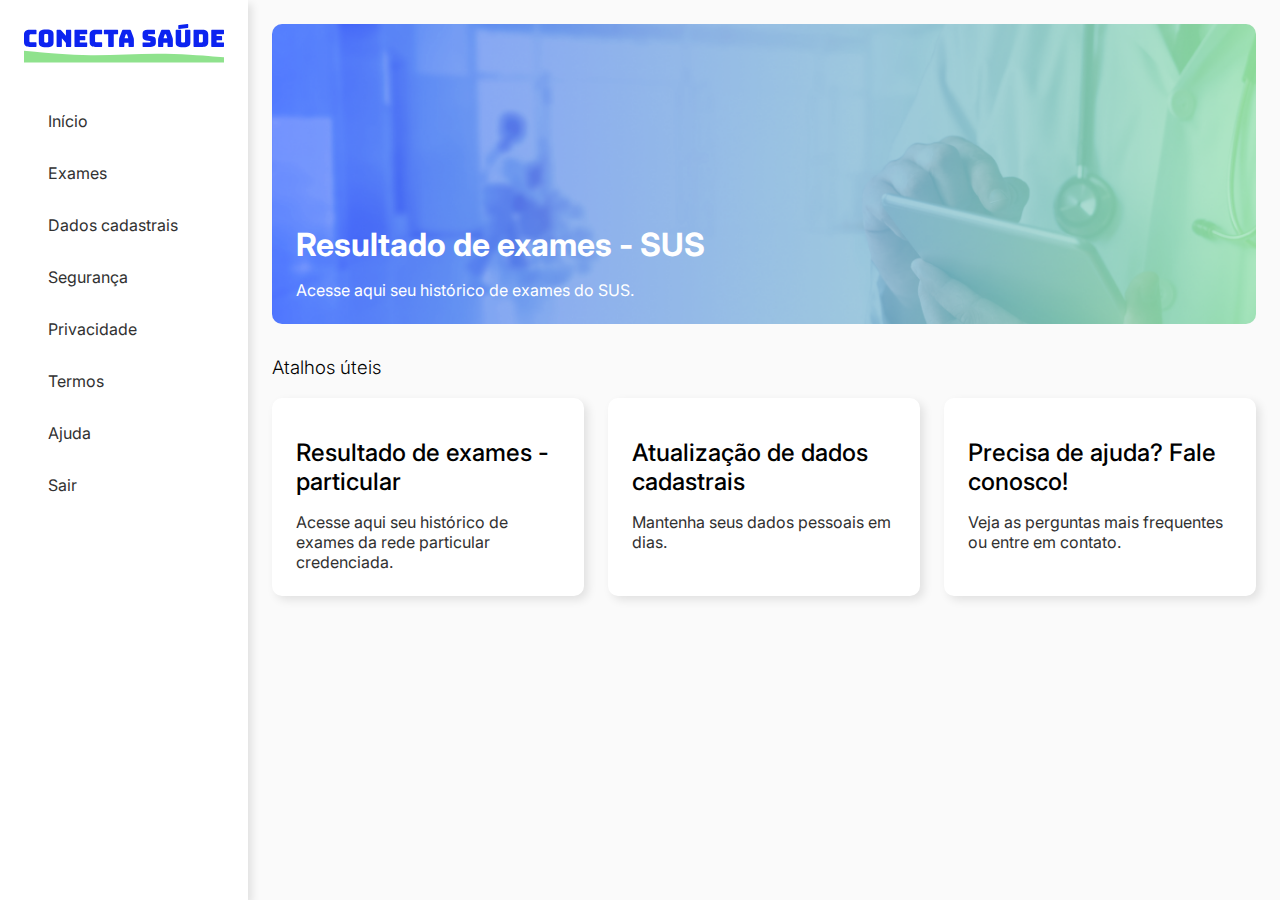
<file: home/index.html>
<!DOCTYPE html>
<html lang="pt-br">
<head>
    <meta charset="UTF-8">
    <meta name="viewport" content="width=device-width, initial-scale=1.0">
    <link rel="stylesheet" href="/home/style.css">

    <link rel="preconnect" href="https://fonts.googleapis.com">
    <link rel="preconnect" href="https://fonts.gstatic.com" crossorigin>
    <link href="https://fonts.googleapis.com/css2?family=Inter:wght@400;700&display=swap" rel="stylesheet">

    <link rel="stylesheet" href="https://cdnjs.cloudflare.com/ajax/libs/font-awesome/6.4.2/css/all.min.css" integrity="sha512-z3gLpd7yknf1YoNbCzqRKc4qyor8gaKU1qmn+CShxbuBusANI9QpRohGBreCFkKxLhei6S9CQXFEbbKuqLg0DA==" crossorigin="anonymous" referrerpolicy="no-referrer" />

    <title>Home</title>
</head>
<body>
   <div class="main">
        <div class="menu-lateral">
            <img src="./assets/conecta-saude.svg" alt="Logo conecta saúde">
            
            <ul class="list">
                <li class="list-item"><i class="fa-solid fa-house"></i><a  href="">Início</a></li>
                <li class="list-item"><i class="fa-solid fa-hospital"></i><a  href="">Exames</a></li>
                <li class="list-item"><i class="fa-solid fa-id-card"></i><a href="">Dados cadastrais</a></li>
                <li class="list-item"><i class="fa-solid fa-shield-halved"></i><a href="">Segurança</a></li>
                <li class="list-item"><i class="fa-solid fa-lock"></i><a href="">Privacidade</a></li>
                <li class="list-item"><i class="fa-solid fa-file-lines"></i><a href="">Termos</a></li>
                <li class="list-item"><i class="fa-solid fa-circle-question"></i><a href="">Ajuda</a></li>
                <li class="list-item"><i class="fa-solid fa-right-from-bracket"></i><a href="">Sair</a></li>
            </ul>
        </div>

        <div class="content">
            <div class="box-principal">
                <h1>Resultado de exames - SUS</h1>
                <p>Acesse aqui seu histórico de exames do SUS.</p>
            </div>
            <h3>Atalhos úteis</h3>
                <div class="box-atalho-geral">
                    <div class="box-atalho">
                        <i class="fa-regular fa-hospital"></i>
                        <h2>Resultado de exames - particular</h2>
                        <p>Acesse aqui seu histórico de exames da rede particular credenciada.</p>
                    </div>
                    <div class="box-atalho">
                        <i class="fa-regular fa-id-card"></i>
                        <h2>Atualização de dados cadastrais</h2>
                        <p>Mantenha seus dados pessoais em dias.</p>
                    </div>
                    <div class="box-atalho">
                        <i class="fa-regular fa-circle-question"></i>
                        <h2>Precisa de ajuda? Fale conosco!</h2>
                        <p>Veja as perguntas mais frequentes ou entre em contato.</p>
                    </div>
                </div>        
        </div>
    </div>    
</body>
</html>
</file>
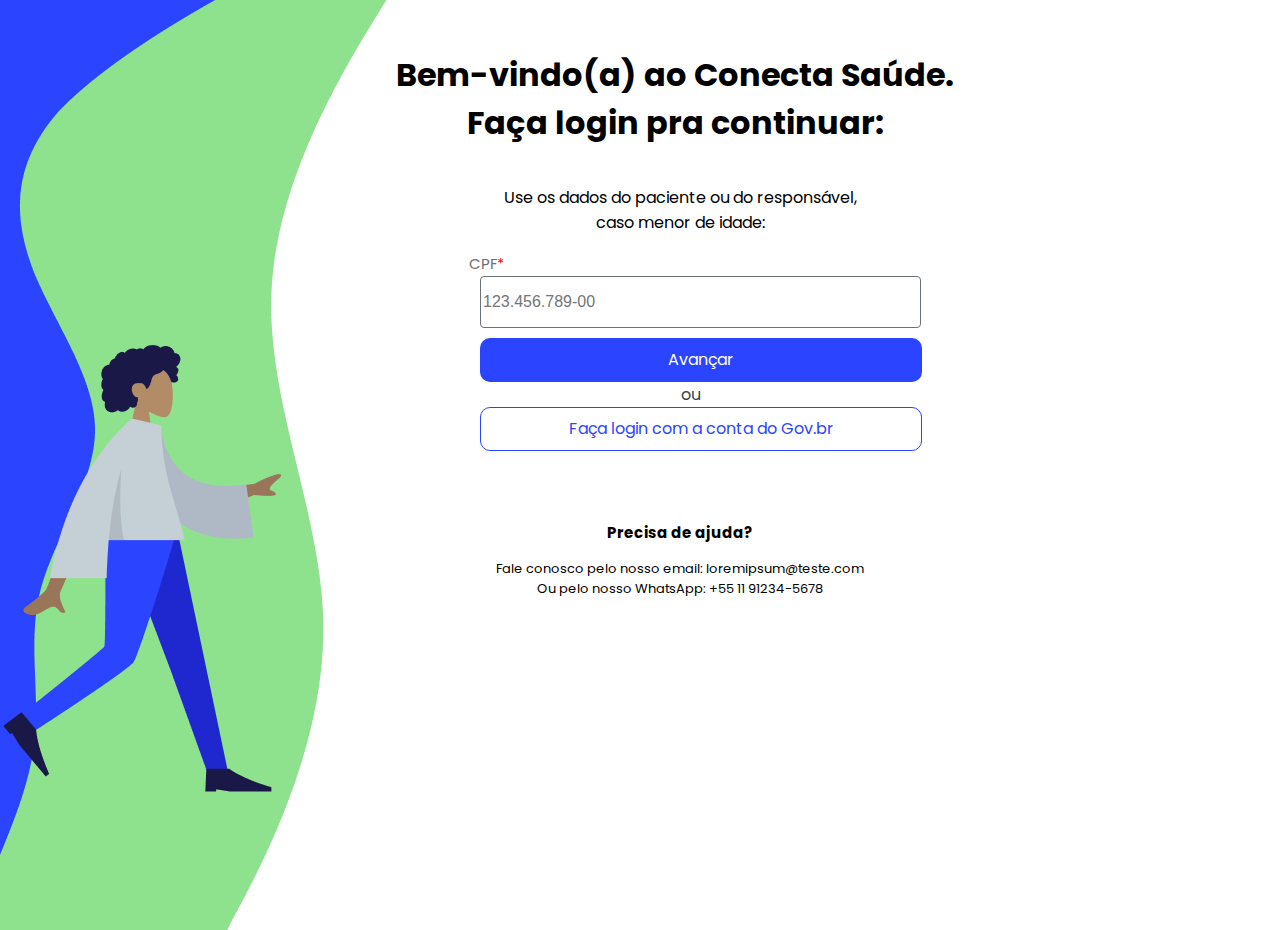
<file: login/index/index.html>
<!DOCTYPE html>
<html lang="pt-br">
<head>
    <meta charset="UTF-8">
    <meta name="viewport" content="width=device-width, initial-scale=1.0">
    <title>Conecta Saúde</title>
    <link rel="stylesheet" href="estilo.css">
</head>
<body>
    
    <div class="infos">
       <div class="boas"> <h1>Bem-vindo(a) ao Conecta Saúde. <br>
        Faça login pra continuar:</h1></div>

        <div class="container-d">
        <div class="dados"><p>Use os dados do paciente ou do responsável,<br> caso menor de idade:</p>
            <label for="">CPF<s>*</s></label> <br>
            <input type="text" name="" id="" placeholder="123.456.789-00"> <br>
        <button class="btn">Avançar</button> <br>

            <span>ou</span>

       <br>
        <button class="btn-g">Faça login com a conta do Gov.br</button> 
</div>
</div>
</div>
    <div class="ctt">
        <h3>Precisa de ajuda?</h3>
        <p>Fale conosco pelo nosso email: loremipsum@teste.com <br>
            Ou pelo nosso WhatsApp: +55 11 91234-5678
        </p>
       
    </div>
</body>
</html>
</file>
<file: home/style.css>
body {
    margin: 0;
    padding: 0;
    font-family: 'Inter', sans-serif;
}

h1 {
    font-size: 2em;
    font-style: normal;
    font-weight: 700;
    line-height: normal; 
    margin: 0;
}

h2 {
    font-size: 1.5em;
    font-style: normal;
    font-weight: 500;
    line-height: normal; 
    margin: 0;
}

h3 {
    font-variant-emoji: 1.25em;
    font-weight: 300;
}

p {
    font-size: 1em;
    margin: 0;
    color: #313131;
}

.fa-regular {
    line-height: normal;
    font-size: 2em;
    color: #6f6f6f;

}

.main{
    display: flex;
}

.menu-lateral {
    width: 248px;
    height: 100vh;
    padding: 24px;
    background-color: #ffffff;
    box-sizing: border-box;
    display: flex;
    flex-direction: column;
    gap: 32px;
    box-shadow: 4px 4px 8px rgba(0, 0, 0, 0.10);
    z-index: 1;
}

.content {
    width: 100%;
    height: auto;
    background-color: #FAFAFA;
    padding: 24px;
    /* box-sizing: border-box; */
}

.box-principal {
    border-radius: 10px;
    background-image: url(./assets/fundo-sus.png);
    background-size: cover;
    background-repeat: no-repeat;
    padding: 24px;
    height: 300px;
    display: flex;
    flex-direction: column;
    gap: 16px;
    justify-content: flex-end;
    box-sizing: border-box;
    margin-bottom: 32px;
}

.box-principal h1 {
    color:#ffffff
}

.box-principal p {
    color:#ffffff
}

.box-atalho-geral {
    display: flex;
    gap: 24px;
}

.box-atalho {
    display: flex;
    box-sizing: border-box;
    padding: 24px;
    border-radius: 10px;
    flex-direction: column;
    background-color: #FFFFFF;
    width: 100%;
    box-shadow: 4px 4px 10px rgba(0, 0, 0, 0.10);
    gap: 16px;

}

.list {
    list-style-type: none;
    margin: 0;
    padding: 0;
}

/* .list li {
    padding: 12px;
} */

.list-item {
    padding: 16px;
    display: flex;
    gap: 8px;
    align-items: center;
}

.list-item a {
    text-decoration: none;
    color: #313131;
}

.list-item a:hover {
    color: #2B44FF;
}

.list-item i {
    color: #6f6f6f
}
</file>
<file: login/index/estilo.css>
@import url('https://fonts.googleapis.com/css2?family=Poppins:wght@300;400&display=swap');

body{
    font-family: "Poppins", sans-serif;
    margin: 0;
    padding: 0;
    box-sizing: border-box;
    background-image: url(/login/login.png);
    background-repeat: no-repeat;
    background-position: -110px;
    background-size:auto;
    text-align: center;
    height: 100vh;

}
.infos{
    display: grid;
    position: relative;
    margin-left: 480px;
    margin-top: 30px;
    text-align: center;
}
.infos .boas{
    color: black; 
    font-size: 16px; 
    font-family: "Poppins"; 
    font-weight: 500; 
    word-wrap: break-word;
    margin-left: -410px;
}
.infos .dados{
    position: relative;
   
}
.infos .dados .btn{
    font-family: 'Poppins', sans-serif;
    color: #fff;
    background-color: #2b44ff;
    width: 442px;
    height: 44px;
    border-radius: 10px;
    text-decoration: none;
    font-size: 16px;
    border: none;
    cursor: pointer;
}
.infos .dados .btn-g{
    font-family: 'Poppins', sans-serif;
    color: #2b44ff;
    background-color: #fff;
    width: 442px;
    height: 44px;
    border-radius: 10px;
    text-decoration: none;
    font-size: 16px;
    border: #2b44ff 1px solid;
    cursor: pointer;
}
.infos .dados .btn :hover{
    transition: 2s;
    letter-spacing: 10px;
}
span{
    color: #384048;
    font-size: 16px;
    margin-left: 20px;
}
label{
    color: #6f6f6f;
    margin-left: -387px;
    font-size: 15px;
}
s{
    color: red;
    text-decoration: none;
}
input{
    justify-content: center;
    align-items: center;
    display: inline-flex;
    width: 435px;
    height: 48px;
    margin-bottom: 10px;
    border-radius: 4px;
    border: 1px #6b737a solid;
    color: #384048;
    font-size: 16px;
    font-weight: 400;
    line-height: 24px;
    word-wrap: break-word;
}
input ::placeholder{
    color: #384048;
}
.container-d{
    width: 50%;
}
.ctt{
    margin-left: 80px;
}
.ctt h3{
    font-size: 15px;
    margin-top: 70px;
    font-weight: 0;
}
.ctt p{
    font-size: 13px;
}
</file>
